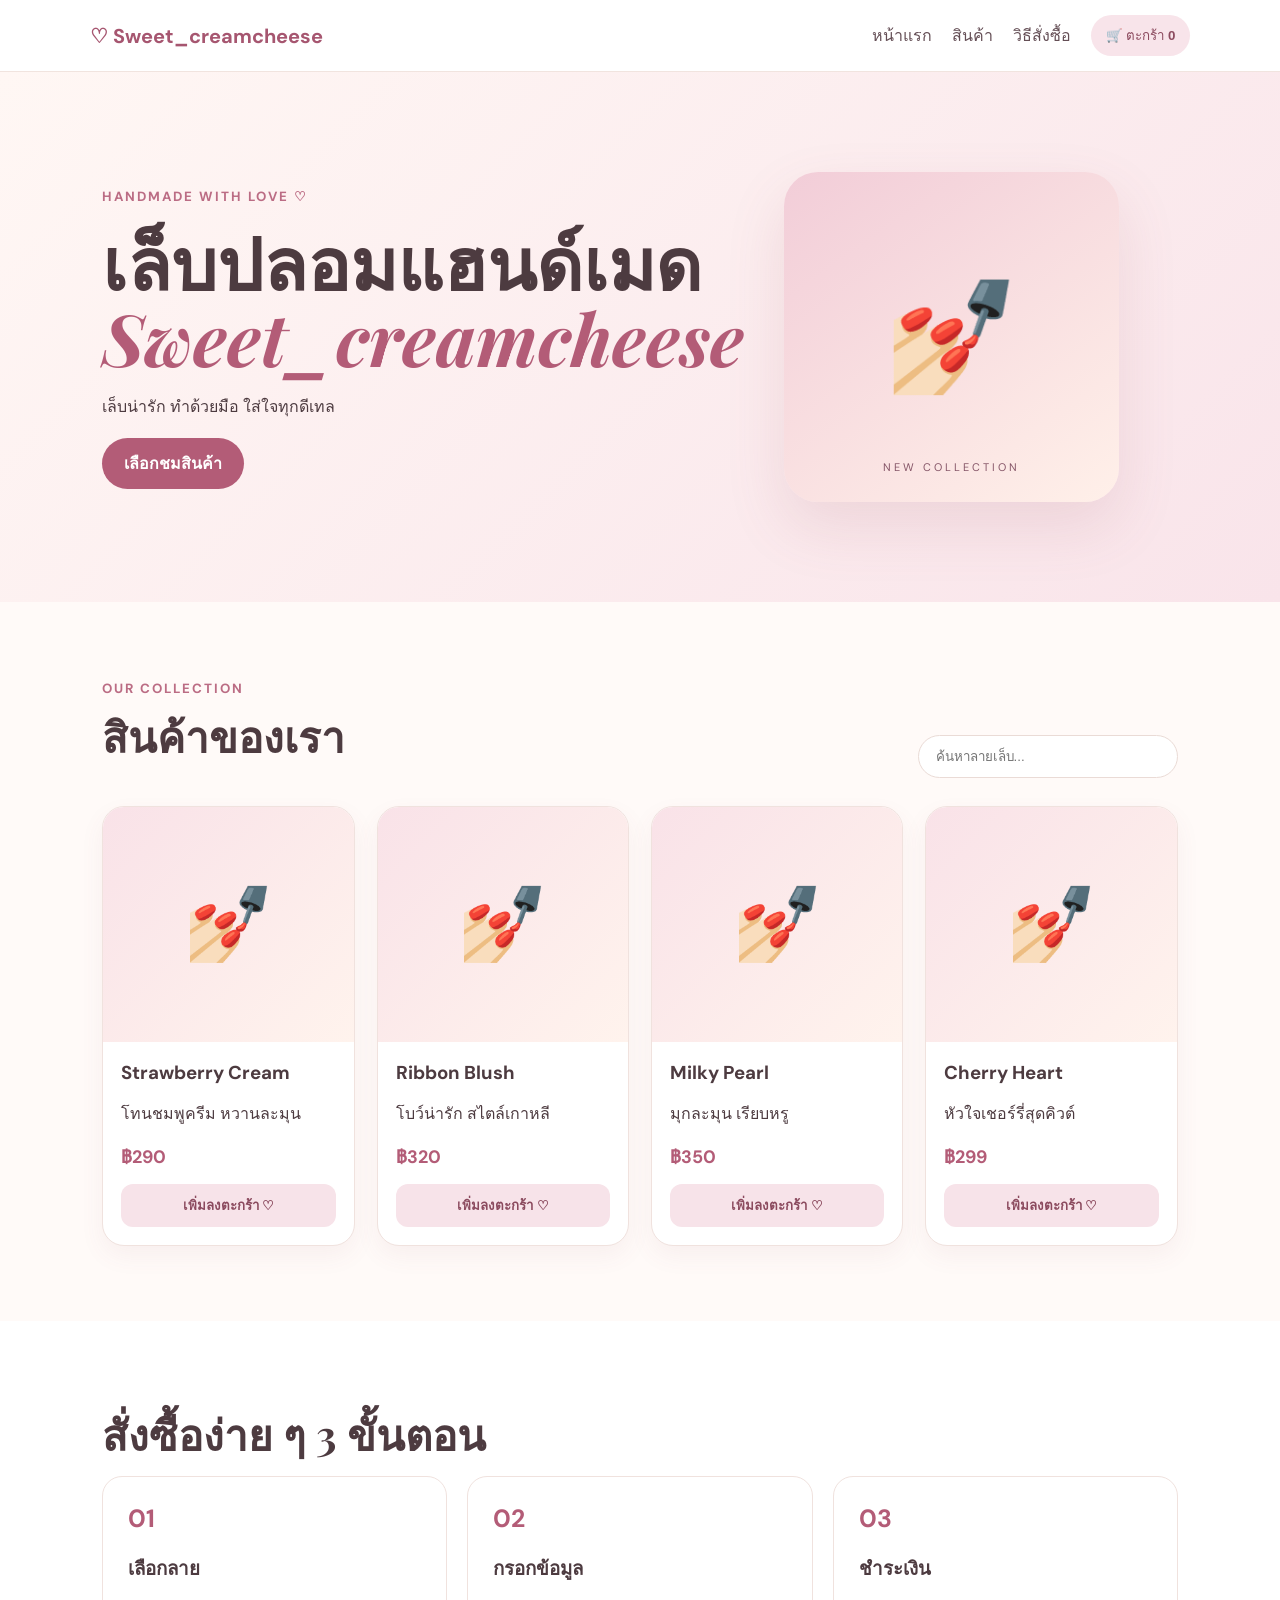
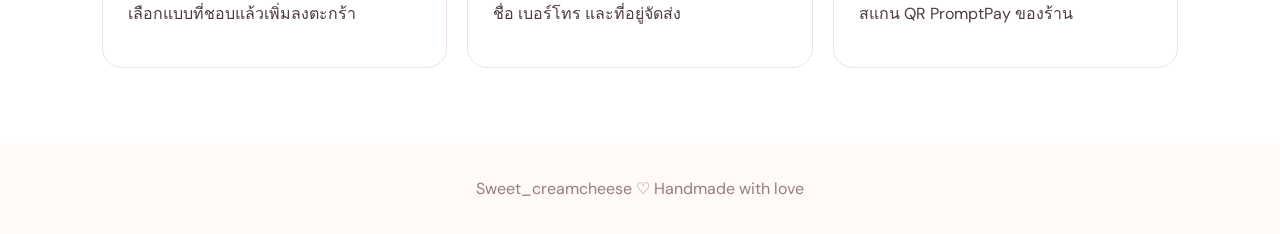
<file: index.html>
<!doctype html><html lang="th"><head><meta charset="utf-8"><meta name="viewport" content="width=device-width,initial-scale=1"><title>Sweet_creamcheese</title><link rel="stylesheet" href="style.css"></head><body>
<header><div class="logo">♡ Sweet_creamcheese</div><nav><a href="#home">หน้าแรก</a><a href="#products">สินค้า</a><a href="#howto">วิธีสั่งซื้อ</a><button onclick="openCart()">🛒 ตะกร้า <b id="count">0</b></button></nav></header>
<section id="home" class="hero"><div><small>HANDMADE WITH LOVE ♡</small><h1>เล็บปลอมแฮนด์เมด<br><i>Sweet_creamcheese</i></h1><p>เล็บน่ารัก ทำด้วยมือ ใส่ใจทุกดีเทล</p><a class="btn" href="#products">เลือกชมสินค้า</a></div><div class="hero-art">💅🏻<span>NEW COLLECTION</span></div></section>
<section id="products" class="section"><div class="title"><div><small>OUR COLLECTION</small><h2>สินค้าของเรา</h2></div><input id="search" placeholder="ค้นหาลายเล็บ..." oninput="render()"></div><div id="grid" class="grid"></div></section>
<section id="howto" class="section how"><h2>สั่งซื้อง่าย ๆ 3 ขั้นตอน</h2><div class="steps"><div><b>01</b><h3>เลือกลาย</h3><p>เลือกแบบที่ชอบแล้วเพิ่มลงตะกร้า</p></div><div><b>02</b><h3>กรอกข้อมูล</h3><p>ชื่อ เบอร์โทร และที่อยู่จัดส่ง</p></div><div><b>03</b><h3>ชำระเงิน</h3><p>สแกน QR PromptPay ของร้าน</p></div></div></section><footer>Sweet_creamcheese ♡ Handmade with love</footer>
<div id="cart" class="overlay"><div class="modal"><button class="x" onclick="closeCart()">×</button><h2>ตะกร้าสินค้า 🛒</h2><div id="items"></div><div class="total">รวม <b id="total">฿0</b></div><button class="btn full" onclick="checkout()">ไปชำระเงิน</button></div></div>
<div id="checkout" class="overlay"><div class="modal"><button class="x" onclick="closeCheckout()">×</button><h2>ข้อมูลจัดส่ง</h2><form id="order"><input required name="name" placeholder="ชื่อ-นามสกุล"><input required name="phone" placeholder="เบอร์โทรศัพท์"><textarea required name="address" placeholder="ที่อยู่จัดส่ง"></textarea><div class="pay">📱 QR PromptPay<br><small>นำ QR จริงของร้านมาใส่ในระบบ Admin ภายหลัง</small></div><button class="btn full">ยืนยันคำสั่งซื้อ</button></form></div></div>
<script src="app.js"></script></body></html>
</file>
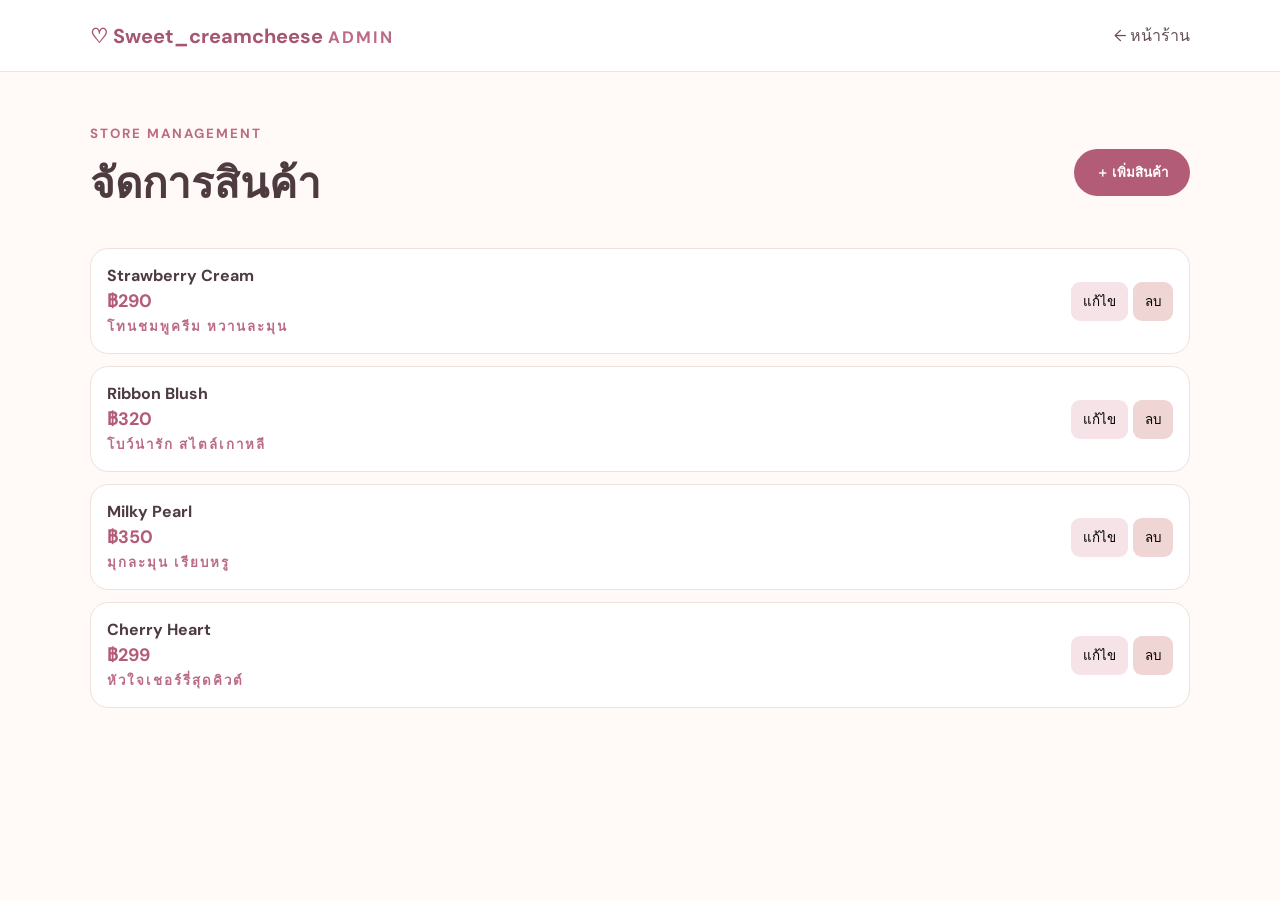
<file: admin.html>
<!doctype html><html lang="th"><head><meta charset="utf-8"><meta name="viewport" content="width=device-width,initial-scale=1"><title>Admin | Sweet_creamcheese</title><link rel="stylesheet" href="style.css"></head><body><header><div class="logo">♡ Sweet_creamcheese <small>ADMIN</small></div><a href="index.html">← หน้าร้าน</a></header><main class="admin"><div class="adminhead"><div><small>STORE MANAGEMENT</small><h1>จัดการสินค้า</h1></div><button class="btn" onclick="formOpen()">＋ เพิ่มสินค้า</button></div><div id="list"></div></main><div id="editor" class="overlay"><div class="modal"><button class="x" onclick="formClose()">×</button><h2 id="ft">เพิ่มสินค้า</h2><form id="product"><input type="hidden" name="id"><input required name="name" placeholder="ชื่อสินค้า"><input required type="number" min="0" name="price" placeholder="ราคา (บาท)"><input name="image" placeholder="URL รูปสินค้า (ถ้ามี)"><textarea name="desc" placeholder="รายละเอียดสินค้า"></textarea><button class="btn full">บันทึกสินค้า</button></form></div></div><script src="admin.js"></script></body></html>
</file>
<file: style.css>
@import url('https://fonts.googleapis.com/css2?family=DM+Sans:wght@400;500;700&family=Playfair+Display:ital,wght@0,500;0,700;1,500&display=swap');*{box-sizing:border-box}body{margin:0;background:#fffaf8;color:#4d3b40;font-family:'DM Sans',sans-serif}header{height:72px;padding:0 7%;display:flex;align-items:center;justify-content:space-between;background:#fff;position:sticky;top:0;z-index:5;border-bottom:1px solid #f1e4df}.logo{font-weight:700;color:#a65670;font-size:20px}header nav{display:flex;gap:20px;align-items:center}header a{color:#644e55;text-decoration:none}header button{border:0;background:#f8e4ea;color:#8d4c60;padding:10px 15px;border-radius:999px;cursor:pointer}.hero{min-height:530px;padding:75px 8%;display:grid;grid-template-columns:1.15fr .85fr;gap:40px;align-items:center;background:linear-gradient(135deg,#fff7f4,#f9e4ea)}small{letter-spacing:2px;color:#bb6c84;font-weight:700}.hero h1{font:700 clamp(42px,6vw,72px)/1.05 'Playfair Display',serif;margin:18px 0}.hero h1 i{color:#b35c77}.hero p{line-height:1.8}.btn{display:inline-block;border:0;background:#b35c77;color:#fff;padding:13px 22px;border-radius:999px;text-decoration:none;cursor:pointer;font-weight:700}.hero-art{height:330px;border-radius:34px;background:linear-gradient(145deg,#f2cdd8,#fff0e9);display:flex;align-items:center;justify-content:center;font-size:105px;box-shadow:0 25px 60px #9c516522;position:relative}.hero-art span{position:absolute;bottom:28px;font-size:11px;letter-spacing:3px;color:#855567}.section{padding:75px 8%}.title{display:flex;justify-content:space-between;align-items:end;margin-bottom:28px}.title h2,.how h2,.admin h1{font:700 42px 'Playfair Display',serif;margin:7px 0}.title input{width:260px;padding:13px 17px;border:1px solid #eadbd6;border-radius:999px}.grid{display:grid;grid-template-columns:repeat(auto-fit,minmax(210px,1fr));gap:22px}.card{background:#fff;border:1px solid #f0e2de;border-radius:22px;overflow:hidden;box-shadow:0 10px 25px #8d4c6010}.pic{height:235px;background:linear-gradient(135deg,#f9e2e8,#fff3ed);display:flex;align-items:center;justify-content:center;font-size:70px}.pic img{width:100%;height:100%;object-fit:cover}.body{padding:18px}.body h3{margin:0 0 6px}.price{font-weight:700;color:#b35c77;font-size:18px}.add{width:100%;margin-top:13px;padding:11px;border:0;border-radius:12px;background:#f7e3e9;color:#8b4a5e;font-weight:700;cursor:pointer}.how{background:#fff}.steps{display:grid;grid-template-columns:repeat(3,1fr);gap:20px}.steps>div{border:1px solid #f0e2de;border-radius:20px;padding:25px}.steps b{color:#b35c77;font-size:25px}footer{text-align:center;padding:35px;color:#967b83}.overlay{display:none;position:fixed;inset:0;background:#34252a66;z-index:10;align-items:center;justify-content:center;padding:20px}.overlay.show{display:flex}.modal{background:#fffaf8;width:min(560px,100%);max-height:90vh;overflow:auto;padding:30px;border-radius:26px;position:relative}.x{position:absolute;right:15px;top:10px;border:0;background:none;font-size:29px;cursor:pointer}.row{display:flex;justify-content:space-between;padding:14px 0;border-bottom:1px solid #eee0dc}.qty button{border:0;border-radius:50%;width:28px;height:28px}.total{display:flex;justify-content:space-between;padding:20px 0;font-size:20px}form{display:grid;gap:12px}form input,form textarea{padding:13px;border:1px solid #e7d8d3;border-radius:12px;font:inherit;background:#fff}form textarea{min-height:100px}.pay{background:#f8e4ea;padding:18px;text-align:center;border-radius:15px}.full{width:100%;text-align:center}.admin{padding:50px 7%}.adminhead{display:flex;justify-content:space-between;align-items:center;margin-bottom:25px}.adminitem{background:#fff;border:1px solid #eee0dc;border-radius:18px;padding:16px;display:flex;justify-content:space-between;align-items:center;margin-bottom:12px}.adminitem button{border:0;padding:9px 12px;border-radius:9px;margin-left:5px;cursor:pointer}.edit{background:#f5e3e8}.del{background:#f0d5d5}@media(max-width:700px){header{padding:14px 5%;height:auto}header nav a{display:none}.hero{grid-template-columns:1fr;padding:55px 6%}.hero-art{height:250px}.section{padding:55px 6%}.title{display:block}.title input{width:100%;margin-top:15px}.steps{grid-template-columns:1fr}.adminhead{gap:15px;align-items:flex-start}}
</file>
